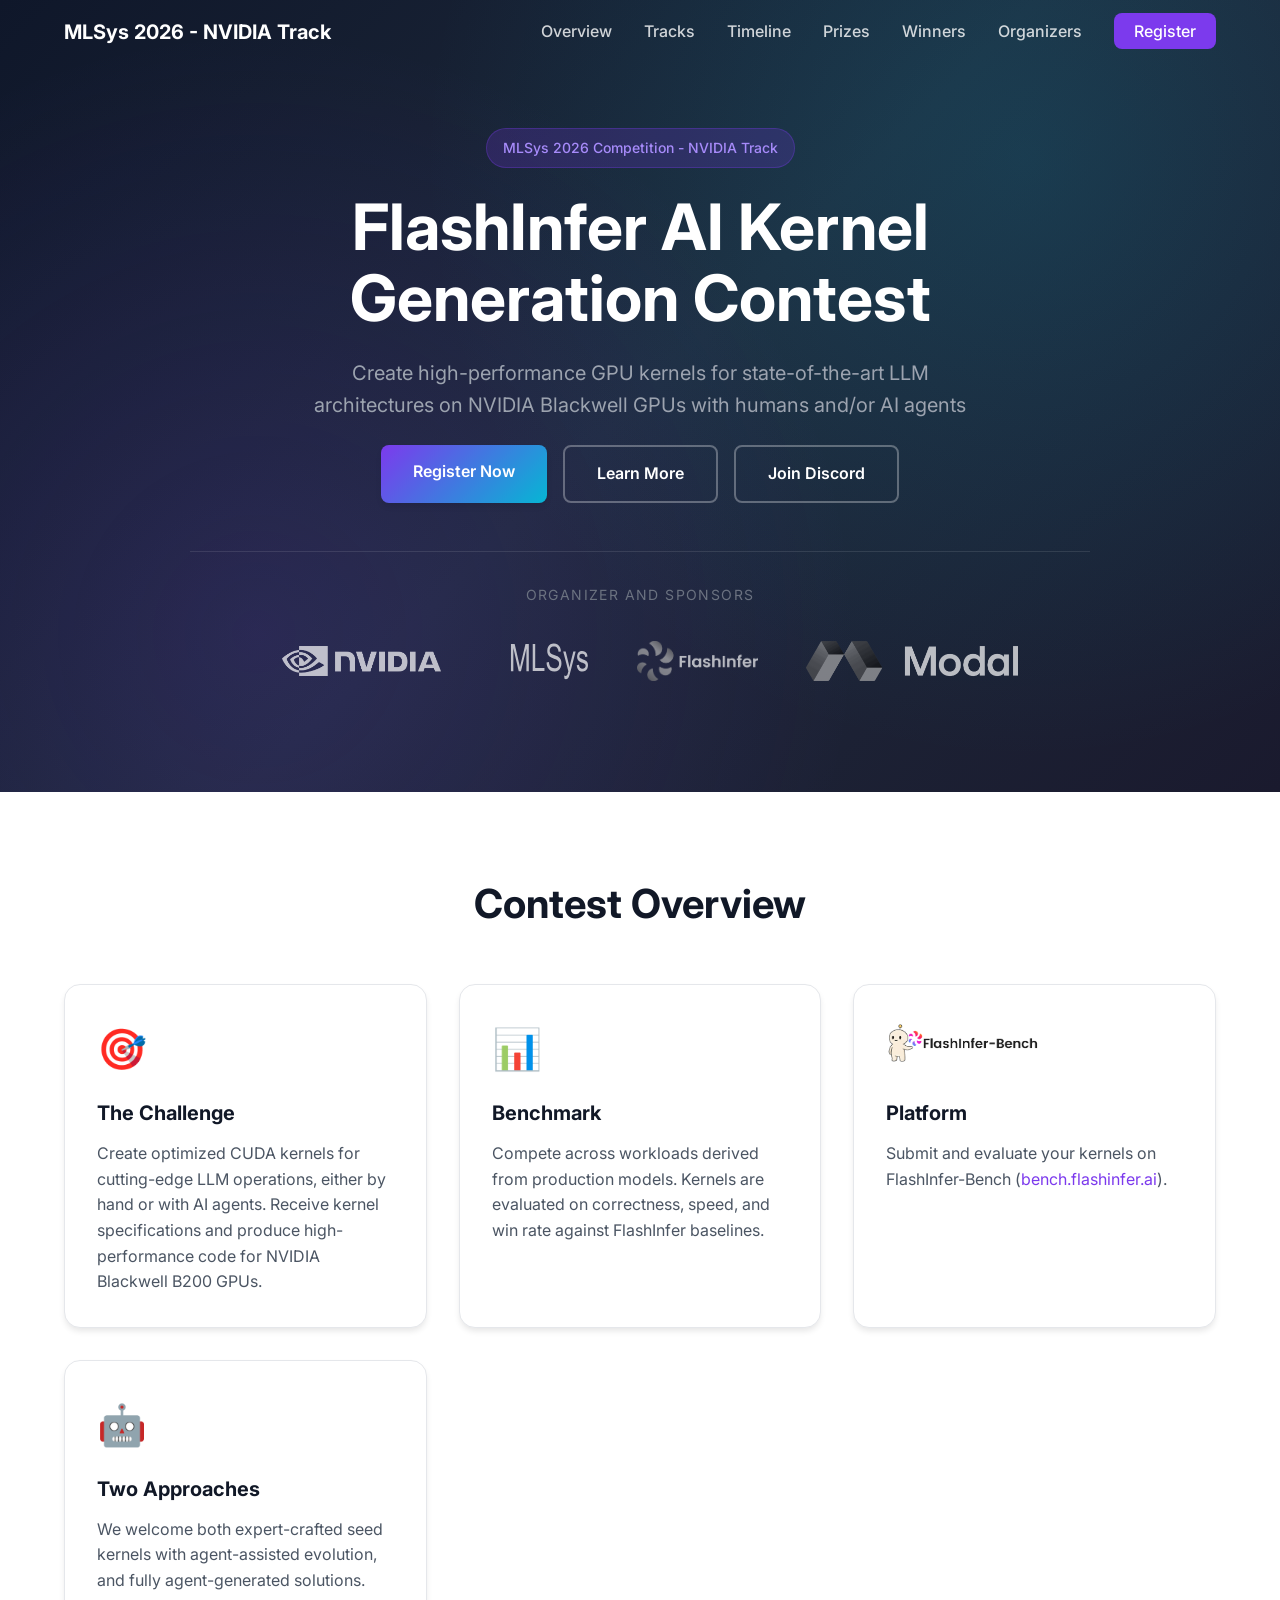
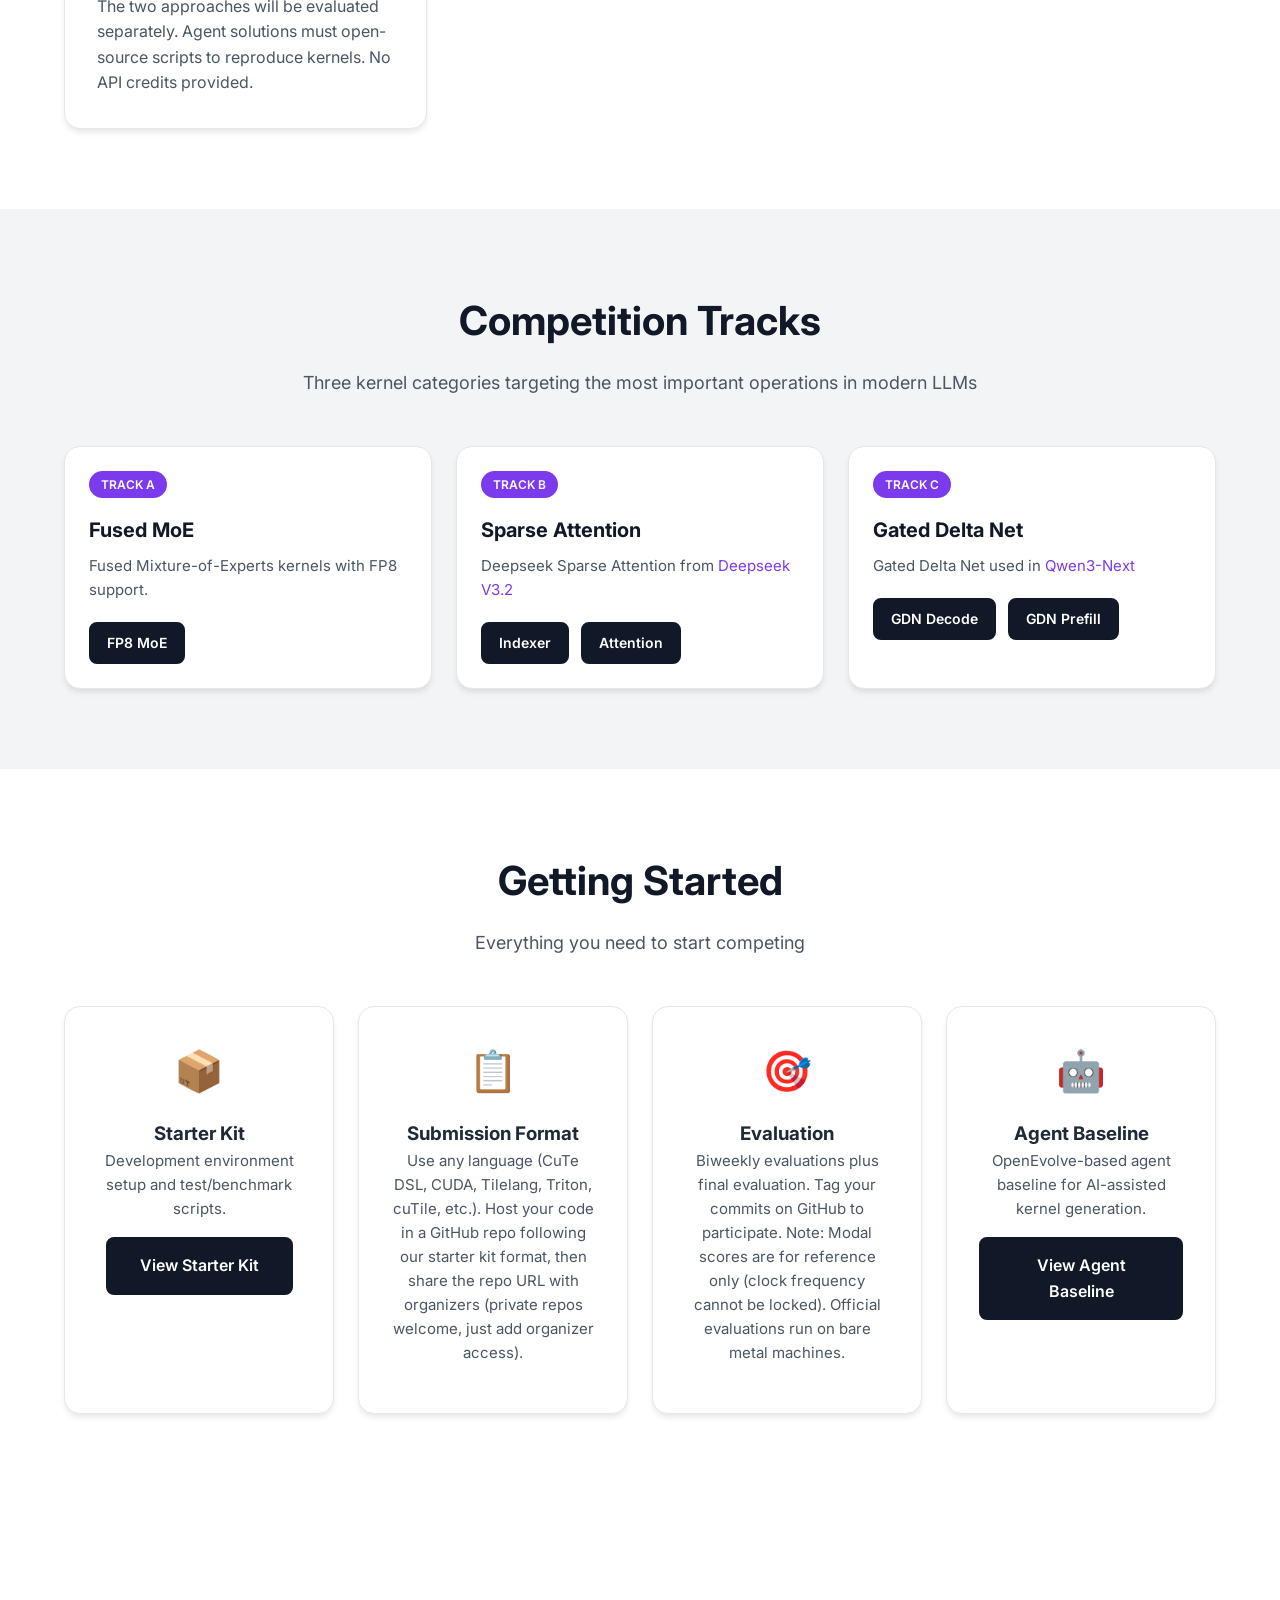
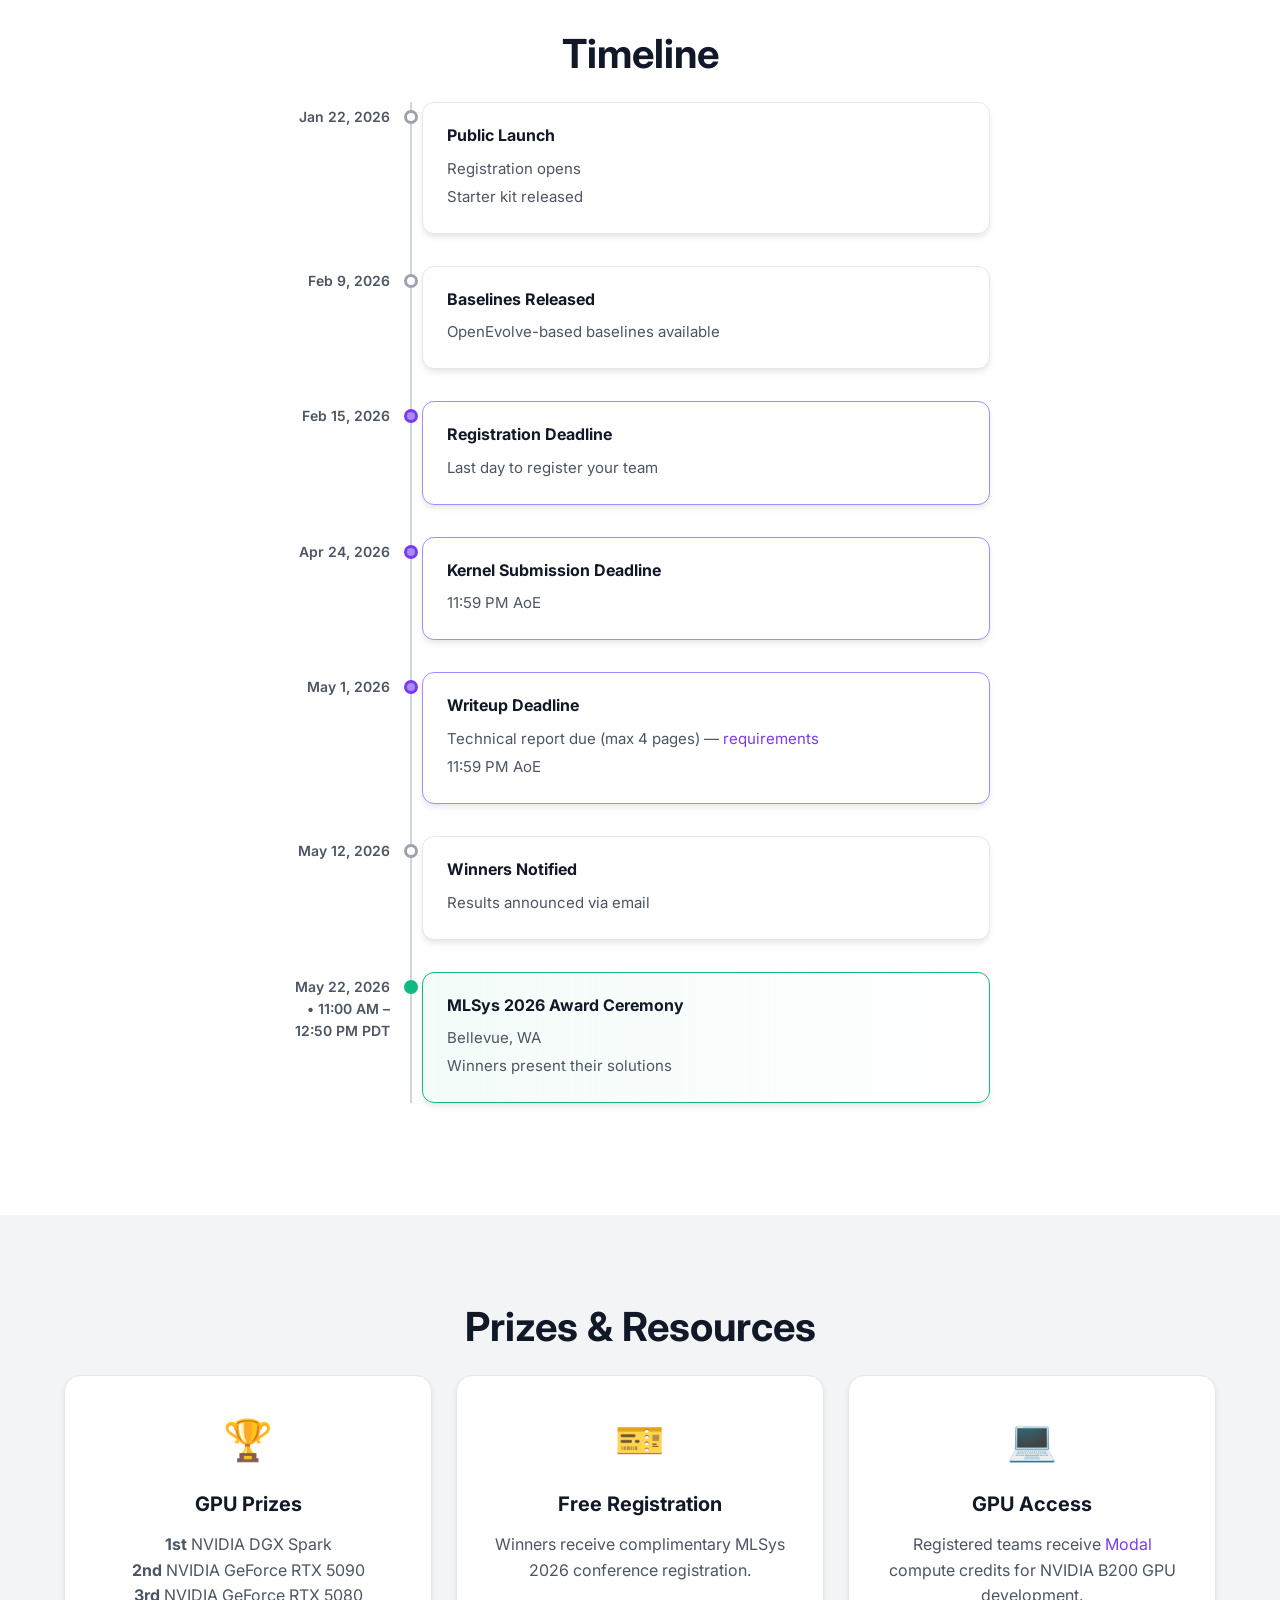
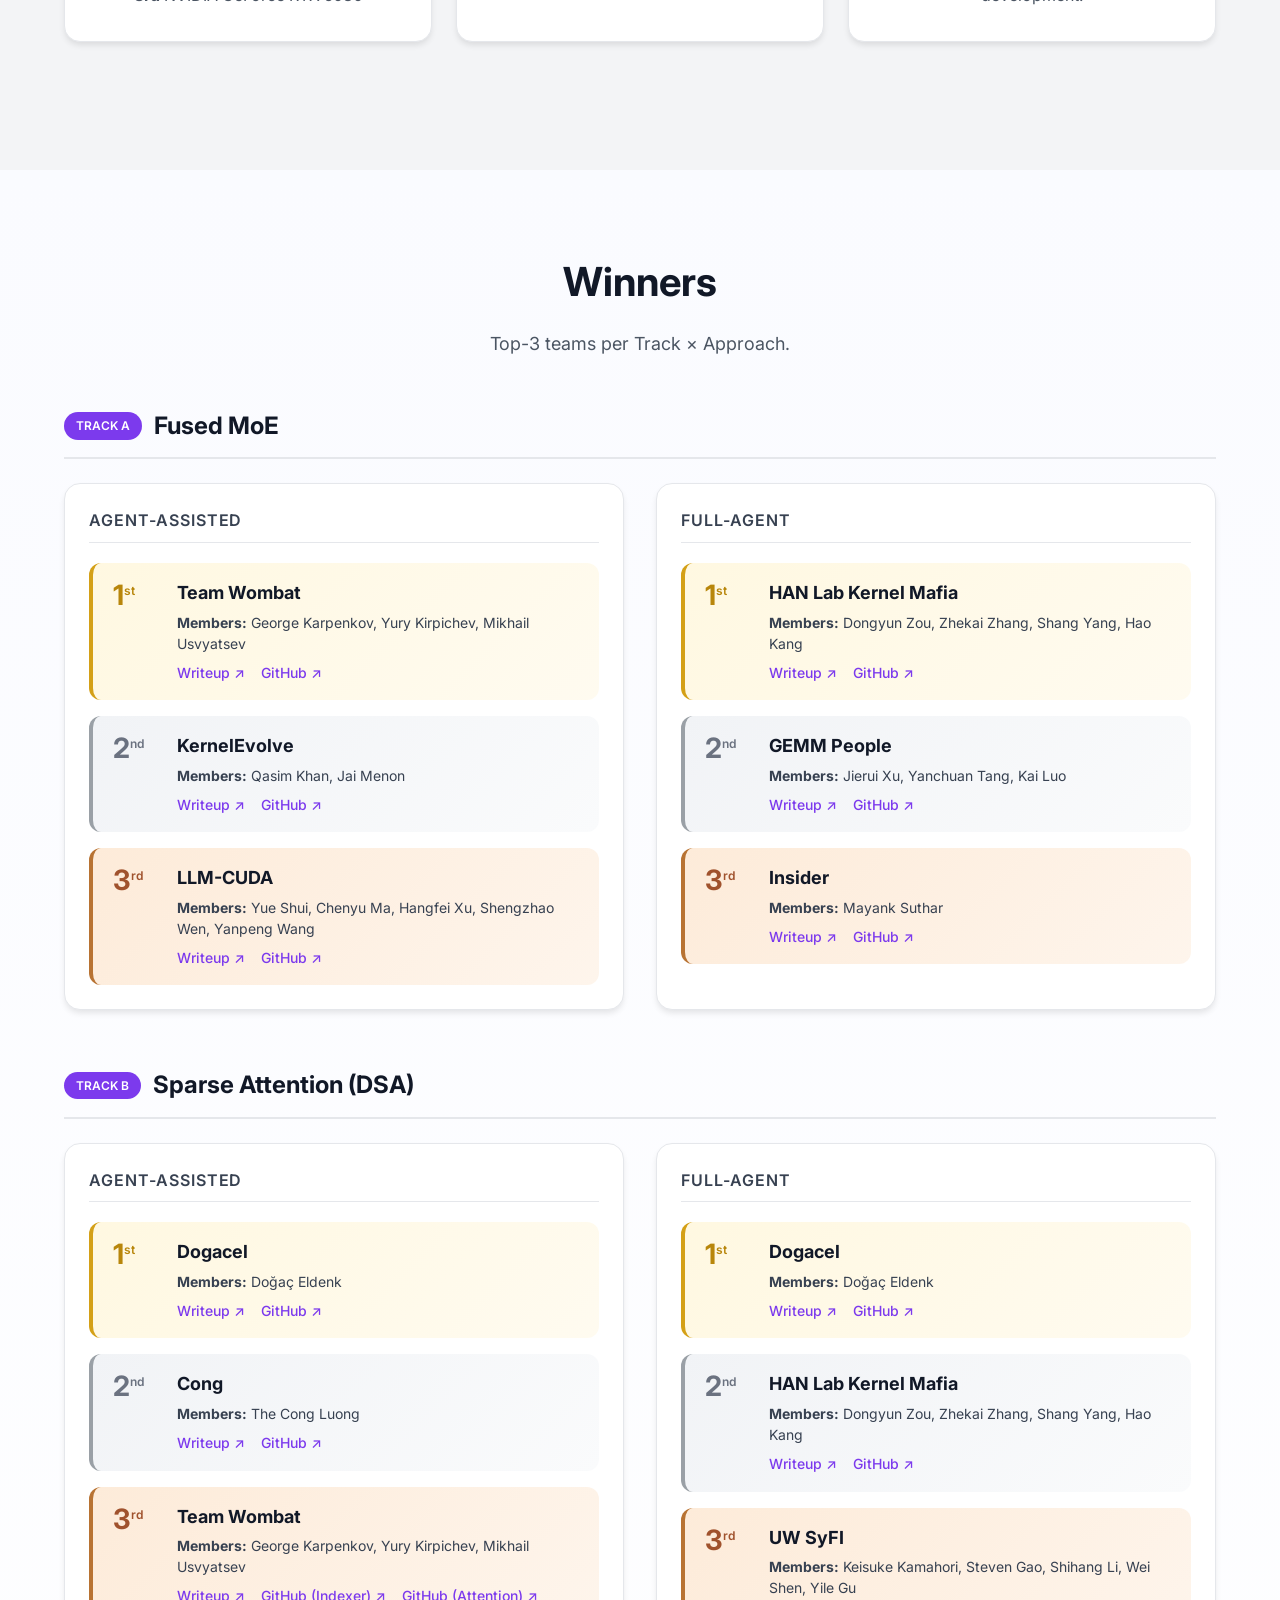
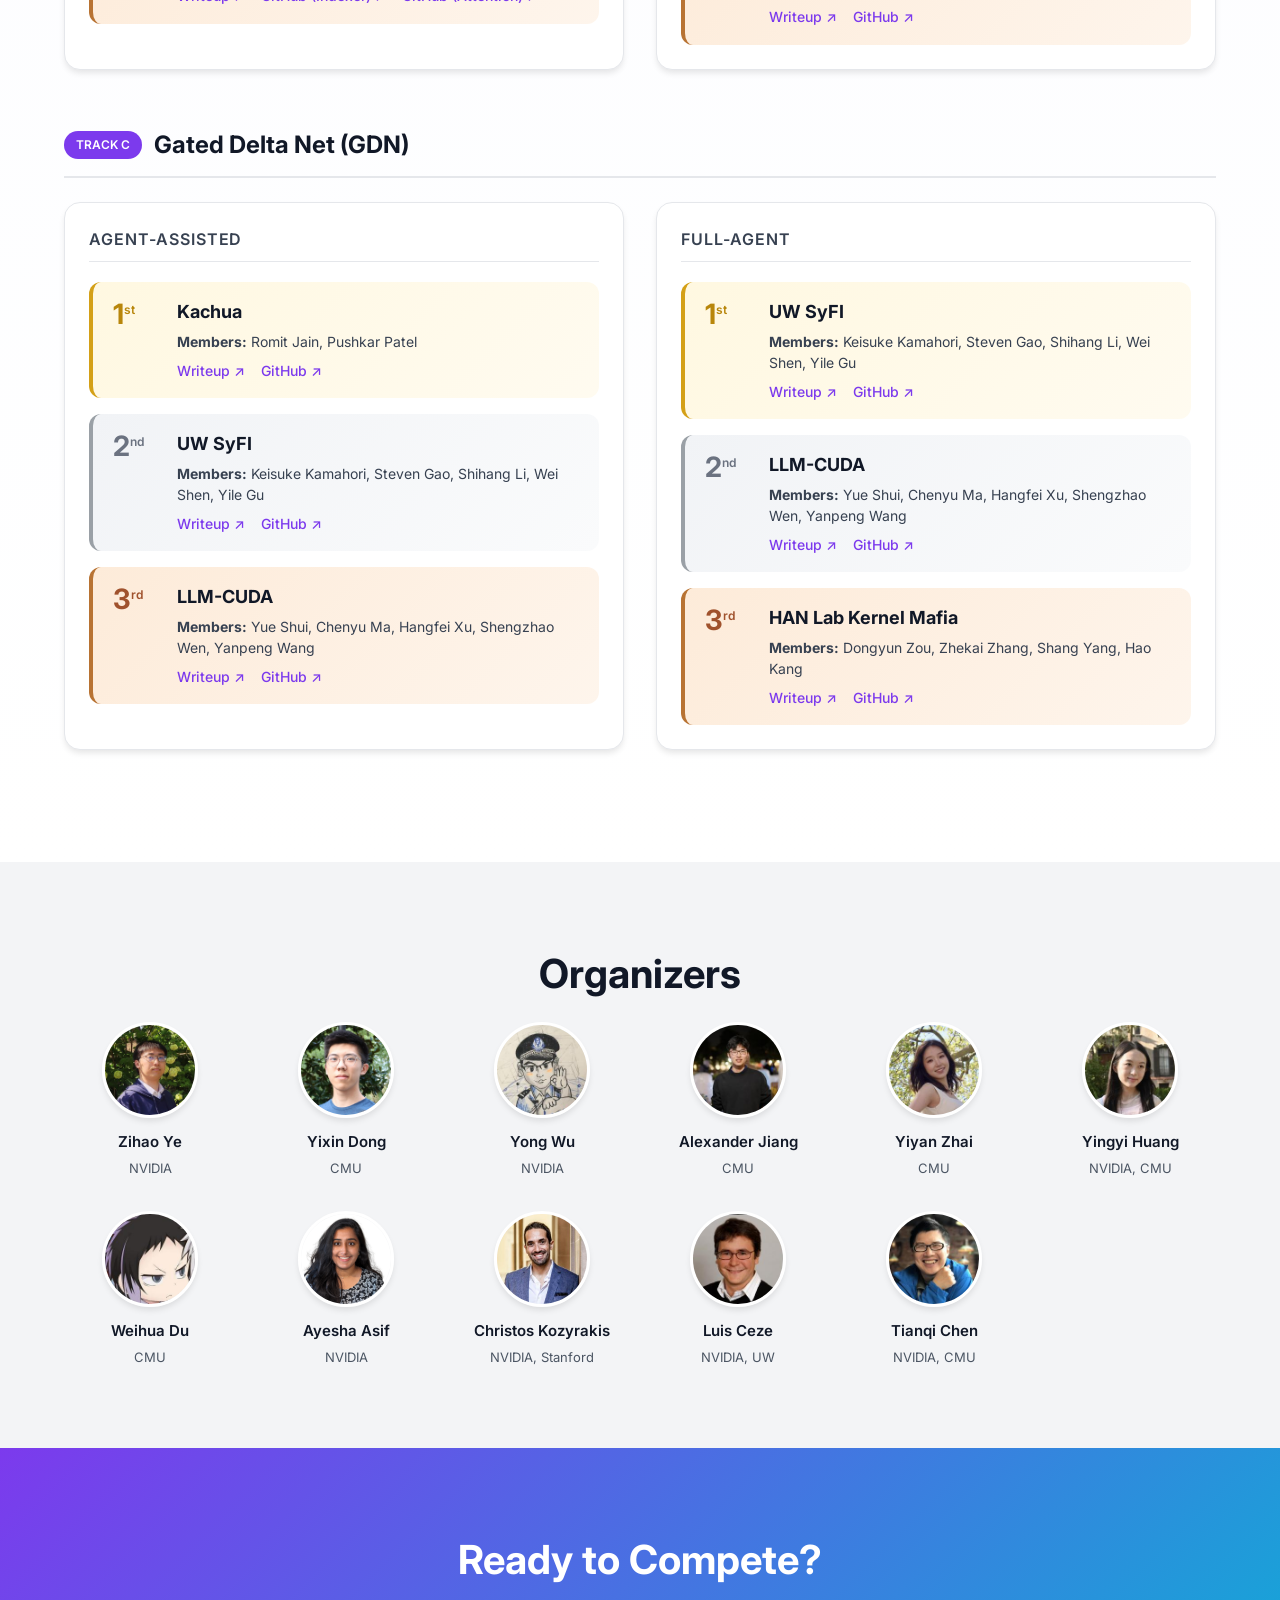
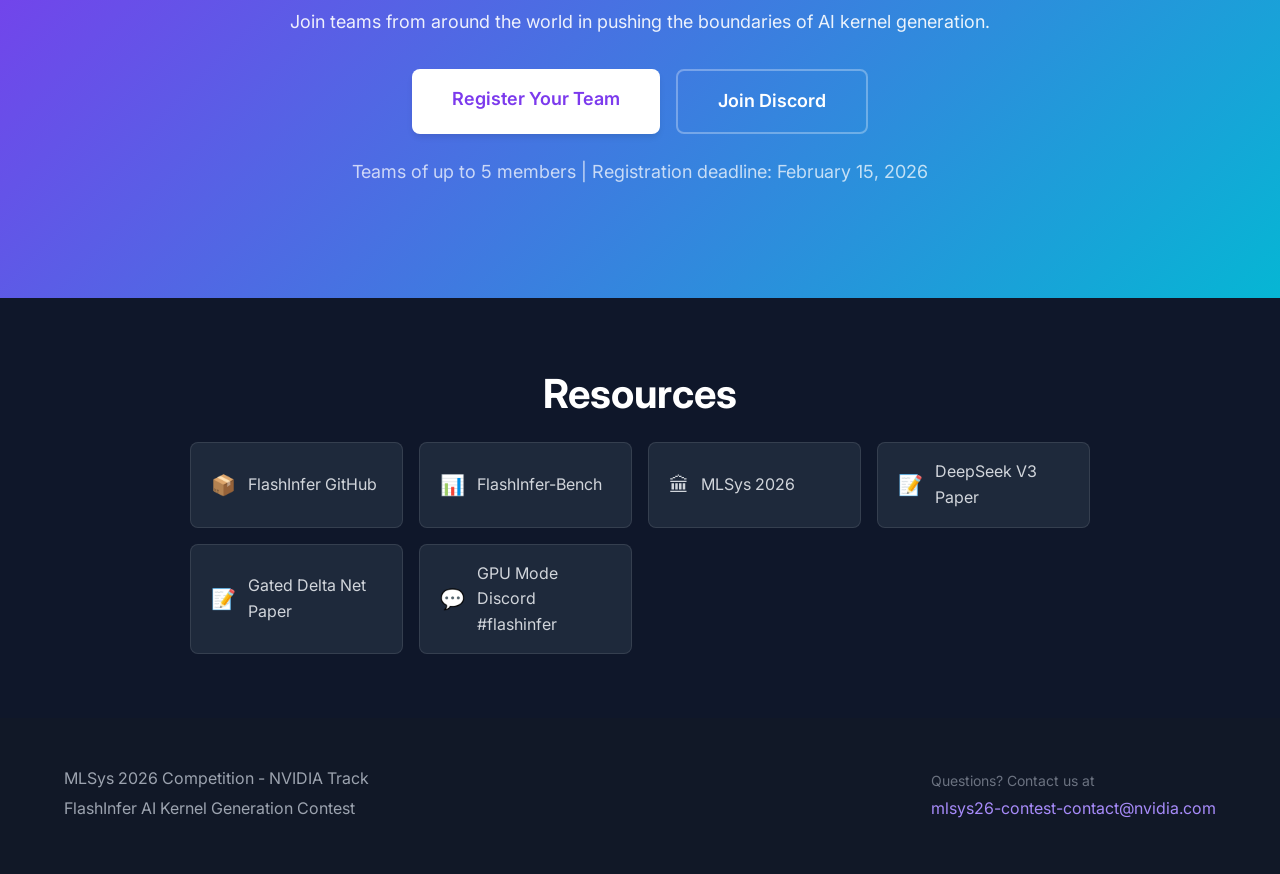
<file: index.html>
<!DOCTYPE html>
<html lang="en">
<head>
    <meta charset="UTF-8">
    <meta name="viewport" content="width=device-width, initial-scale=1.0">
    <title>NVIDIA Track | MLSys 2026 FlashInfer AI Kernel Generation Contest</title>
    <link rel="stylesheet" href="styles.css">
    <link rel="preconnect" href="https://fonts.googleapis.com">
    <link rel="preconnect" href="https://fonts.gstatic.com" crossorigin>
    <link href="https://fonts.googleapis.com/css2?family=Inter:wght@400;500;600;700&family=JetBrains+Mono:wght@400;500&display=swap" rel="stylesheet">
</head>
<body>
    <nav class="navbar">
        <div class="nav-container">
            <a href="#" class="nav-logo">MLSys 2026 - NVIDIA Track</a>
            <ul class="nav-menu">
                <li><a href="#overview">Overview</a></li>
                <li><a href="#tracks">Tracks</a></li>
                <li><a href="#timeline">Timeline</a></li>
                <li><a href="#prizes">Prizes</a></li>
                <li><a href="#winners">Winners</a></li>
                <li><a href="#organizers">Organizers</a></li>
                <li><a href="#register" class="nav-cta">Register</a></li>
            </ul>
        </div>
    </nav>

    <header class="hero">
        <div class="hero-content">
            <div class="hero-badge">MLSys 2026 Competition - NVIDIA Track</div>
            <h1>FlashInfer AI Kernel Generation Contest</h1>
            <p class="hero-subtitle">Create high-performance GPU kernels for state-of-the-art LLM architectures on NVIDIA Blackwell GPUs with humans and/or AI agents</p>
            <div class="hero-buttons">
                <a href="https://docs.google.com/forms/d/e/1FAIpQLSc68pDEivL02zfquXBBNzZDrTqu38zTOIt8EEorZCu1cBKJQg/viewform?usp=dialog" class="btn btn-primary" target="_blank">Register Now</a>
                <a href="#overview" class="btn btn-secondary">Learn More</a>
                <a href="https://discord.gg/XEH5wGKXZA" class="btn btn-secondary" target="_blank">Join Discord</a>
            </div>
            <div class="hero-logos">
                <span class="hero-logos-label">Organizer and Sponsors</span>
                <div class="hero-logos-row">
                    <a href="https://www.nvidia.com" target="_blank" class="logo-link">
                        <img src="images/nvidia-logo.png" alt="NVIDIA" class="partner-logo nvidia-logo">
                    </a>
                    <a href="https://mlsys.org/Conferences/2026" target="_blank" class="logo-link">
                        <img src="images/mlsys-logo.svg" alt="MLSys" class="partner-logo">
                    </a>
                    <a href="https://github.com/flashinfer-ai/flashinfer" target="_blank" class="logo-link">
                        <img src="images/FlashInfer-white-background.png" alt="FlashInfer" class="partner-logo">
                    </a>
                    <a href="https://modal.com" target="_blank" class="logo-link">
                        <img src="images/Modal-PrimaryLogo-Dark-Greyscale.png" alt="Modal" class="partner-logo">
                    </a>
                </div>
            </div>
        </div>
    </header>

    <section id="overview" class="section">
        <div class="container">
            <h2 class="section-title">Contest Overview</h2>
            <div class="overview-grid">
                <div class="overview-card">
                    <div class="overview-icon">&#x1F3AF;</div>
                    <h3>The Challenge</h3>
                    <p>Create optimized CUDA kernels for cutting-edge LLM operations, either by hand or with AI agents. Receive kernel specifications and produce high-performance code for NVIDIA Blackwell B200 GPUs.</p>
                </div>
                <div class="overview-card">
                    <div class="overview-icon">&#x1F4CA;</div>
                    <h3>Benchmark</h3>
                    <p>Compete across workloads derived from production models. Kernels are evaluated on correctness, speed, and win rate against FlashInfer baselines.</p>
                </div>
                <div class="overview-card">
                    <div class="overview-icon"><img src="images/fib-logo.png" alt="FlashInfer-Bench" class="overview-logo"></div>
                    <h3>Platform</h3>
                    <p>Submit and evaluate your kernels on FlashInfer-Bench (<a href="https://bench.flashinfer.ai" target="_blank">bench.flashinfer.ai</a>).</p>
                </div>
                <div class="overview-card">
                    <div class="overview-icon">&#x1F916;</div>
                    <h3>Two Approaches</h3>
                    <p>We welcome both expert-crafted seed kernels with agent-assisted evolution, and fully agent-generated solutions. The two approaches will be evaluated separately. Agent solutions must open-source scripts to reproduce kernels. No API credits provided.</p>
                </div>
            </div>
        </div>
    </section>

    <section id="tracks" class="section section-alt">
        <div class="container">
            <h2 class="section-title">Competition Tracks</h2>
            <p class="section-subtitle">Three kernel categories targeting the most important operations in modern LLMs</p>

            <div class="tracks-grid">
                <div class="track-card">
                    <div class="track-header">
                        <span class="track-label">Track A</span>
                    </div>
                    <h3>Fused MoE</h3>
                    <p>Fused Mixture-of-Experts kernels with FP8 support.</p>
                    <a href="https://bench.flashinfer.ai/kernels/moe_fp8_block_scale_ds_routing_topk8_ng8_kg4_e32_h7168_i2048" target="_blank" class="btn btn-secondary">FP8 MoE</a>
                </div>

                <div class="track-card">
                    <div class="track-header">
                        <span class="track-label">Track B</span>
                    </div>
                    <h3>Sparse Attention</h3>
                    <p>Deepseek Sparse Attention from <a href="https://huggingface.co/deepseek-ai/DeepSeek-V3.2" target="_blank">Deepseek V3.2</a></p>
                    <div class="track-links">
                        <a href="https://bench.flashinfer.ai/kernels/dsa_topk_indexer_fp8_h64_d128_topk2048_ps64" target="_blank" class="btn btn-secondary">Indexer</a>
                        <a href="https://bench.flashinfer.ai/kernels/dsa_sparse_attention_h16_ckv512_kpe64_topk2048_ps64" target="_blank" class="btn btn-secondary">Attention</a>
                    </div>
                </div>

                <div class="track-card">
                    <div class="track-header">
                        <span class="track-label">Track C</span>
                    </div>
                    <h3>Gated Delta Net</h3>
                    <p>Gated Delta Net used in <a href="https://huggingface.co/Qwen/Qwen3-Next-80B-A3B-Instruct" target="_blank">Qwen3-Next</a></p>
                    <div class="track-links">
                        <a href="https://bench.flashinfer.ai/kernels/gdn_decode_qk4_v8_d128_k_last" target="_blank" class="btn btn-secondary">GDN Decode</a>
                        <a href="https://bench.flashinfer.ai/kernels/gdn_prefill_qk4_v8_d128_k_last" target="_blank" class="btn btn-secondary">GDN Prefill</a>
                    </div>
                </div>
            </div>
        </div>
    </section>

    <section id="getting-started" class="section">
        <div class="container">
            <h2 class="section-title">Getting Started</h2>
            <p class="section-subtitle">Everything you need to start competing</p>
            <div class="content-grid">
                <div class="content-card">
                    <div class="card-icon">&#x1F4E6;</div>
                    <h3>Starter Kit</h3>
                    <p>Development environment setup and test/benchmark scripts.</p>
                    <a href="https://github.com/flashinfer-ai/flashinfer-bench-starter-kit" target="_blank" class="btn btn-secondary">View Starter Kit</a>
                </div>

                <div class="content-card">
                    <div class="card-icon">&#x1F4CB;</div>
                    <h3>Submission Format</h3>
                    <p>Use any language (CuTe DSL, CUDA, Tilelang, Triton, cuTile, etc.). Host your code in a GitHub repo following our starter kit format, then share the repo URL with organizers (private repos welcome, just add organizer access).</p>
                </div>

                <div class="content-card">
                    <div class="card-icon">&#x1F3AF;</div>
                    <h3>Evaluation</h3>
                    <p>Biweekly evaluations plus final evaluation. Tag your commits on GitHub to participate. Note: Modal scores are for reference only (clock frequency cannot be locked). Official evaluations run on bare metal machines.</p>
                </div>

                <div class="content-card">
                    <div class="card-icon">&#x1F916;</div>
                    <h3>Agent Baseline</h3>
                    <p>OpenEvolve-based agent baseline for AI-assisted kernel generation.</p>
                    <a href="https://github.com/flashinfer-ai/mlsys26-agent-baseline" target="_blank" class="btn btn-secondary">View Agent Baseline</a>
                </div>
            </div>
        </div>
    </section>

    <section id="timeline" class="section">
        <div class="container">
            <h2 class="section-title">Timeline</h2>
            <div class="timeline">
                <div class="timeline-item">
                    <div class="timeline-date">Jan 22, 2026</div>
                    <div class="timeline-content">
                        <h3>Public Launch</h3>
                        <ul>
                            <li>Registration opens</li>
                            <li>Starter kit released</li>
                        </ul>
                    </div>
                </div>
                <div class="timeline-item">
                    <div class="timeline-date">Feb 9, 2026</div>
                    <div class="timeline-content">
                        <h3>Baselines Released</h3>
                        <ul>
                            <li>OpenEvolve-based baselines available</li>
                        </ul>
                    </div>
                </div>
                <div class="timeline-item important">
                    <div class="timeline-date">Feb 15, 2026</div>
                    <div class="timeline-content">
                        <h3>Registration Deadline</h3>
                        <ul>
                            <li>Last day to register your team</li>
                        </ul>
                    </div>
                </div>
                <div class="timeline-item important">
                    <div class="timeline-date">Apr 24, 2026</div>
                    <div class="timeline-content">
                        <h3>Kernel Submission Deadline</h3>
                        <ul>
                            <li>11:59 PM AoE</li>
                        </ul>
                    </div>
                </div>
                <div class="timeline-item important">
                    <div class="timeline-date">May 1, 2026</div>
                    <div class="timeline-content">
                        <h3>Writeup Deadline</h3>
                        <ul>
                            <li>Technical report due (max 4 pages) — <a href="https://github.com/flashinfer-ai/flashinfer-bench-starter-kit/blob/main/WRITEUP.md" target="_blank">requirements</a></li>
                            <li>11:59 PM AoE</li>
                        </ul>
                    </div>
                </div>
                <div class="timeline-item">
                    <div class="timeline-date">May 12, 2026</div>
                    <div class="timeline-content">
                        <h3>Winners Notified</h3>
                        <ul>
                            <li>Results announced via email</li>
                        </ul>
                    </div>
                </div>
                <div class="timeline-item highlight">
                    <div class="timeline-date">May 22, 2026 • 11:00 AM – 12:50 PM PDT</div>
                    <div class="timeline-content">
                        <h3>MLSys 2026 Award Ceremony</h3>
                        <ul>
                            <li>Bellevue, WA</li>
                            <li>Winners present their solutions</li>
                        </ul>
                    </div>
                </div>
            </div>
        </div>
    </section>

    <section id="prizes" class="section section-alt">
        <div class="container">
            <h2 class="section-title">Prizes & Resources</h2>

            <div class="prizes-grid">
                <div class="prize-card">
                    <div class="prize-icon">&#x1F3C6;</div>
                    <h3>GPU Prizes</h3>
                    <p>
                        <strong>1st</strong> NVIDIA DGX Spark<br>
                        <strong>2nd</strong> NVIDIA GeForce RTX 5090<br>
                        <strong>3rd</strong> NVIDIA GeForce RTX 5080
                    </p>
                </div>
                <div class="prize-card">
                    <div class="prize-icon">&#x1F3AB;</div>
                    <h3>Free Registration</h3>
                    <p>Winners receive complimentary MLSys 2026 conference registration.</p>
                </div>
                <div class="prize-card">
                    <div class="prize-icon">&#x1F4BB;</div>
                    <h3>GPU Access</h3>
                    <p>Registered teams receive <a href="https://modal.com" target="_blank">Modal</a> compute credits for NVIDIA B200 GPU development.</p>
                </div>
            </div>
        </div>
    </section>

    <section id="winners" class="section section-winners">
        <div class="container">
            <h2 class="section-title">Winners</h2>
            <p class="section-subtitle">Top-3 teams per Track &times; Approach.</p>

            <div class="winners-track-group">
                <h3 class="winners-track-title"><span class="track-label">Track A</span> Fused MoE</h3>
                <div class="winners-row">
                    <div class="winners-block">
                        <h4 class="winners-approach">Agent-Assisted</h4>
                        <div class="winners-list">
                            <div class="winner-card winner-1st">
                                <div class="winner-place">1<sup>st</sup></div>
                                <div class="winner-body">
                                    <h5 class="winner-team">Team Wombat</h5>
                                    <p class="winner-members"><strong>Members:</strong> George Karpenkov, Yury Kirpichev, Mikhail Usvyatsev</p>
                                    <div class="winner-links">
                                        <a href="https://github.com/flashinfer-ai/mlsys26-contest/blob/main/writeups/TeamWombat_MoE_AgentAssisted.pdf" target="_blank">Writeup &#x2197;</a>
                                        <a href="https://github.com/cheshire/flashinfer-challenge" target="_blank">GitHub &#x2197;</a>
                                    </div>
                                </div>
                            </div>
                            <div class="winner-card winner-2nd">
                                <div class="winner-place">2<sup>nd</sup></div>
                                <div class="winner-body">
                                    <h5 class="winner-team">KernelEvolve</h5>
                                    <p class="winner-members"><strong>Members:</strong> Qasim Khan, Jai Menon</p>
                                    <div class="winner-links">
                                        <a href="https://github.com/flashinfer-ai/mlsys26-contest/blob/main/writeups/KernelEvolve_MoE_AgentAssisted.pdf" target="_blank">Writeup &#x2197;</a>
                                        <a href="https://github.com/QasimKhan5d/fused-moe" target="_blank">GitHub &#x2197;</a>
                                    </div>
                                </div>
                            </div>
                            <div class="winner-card winner-3rd">
                                <div class="winner-place">3<sup>rd</sup></div>
                                <div class="winner-body">
                                    <h5 class="winner-team">LLM-CUDA</h5>
                                    <p class="winner-members"><strong>Members:</strong> Yue Shui, Chenyu Ma, Hangfei Xu, Shengzhao Wen, Yanpeng Wang</p>
                                    <div class="winner-links">
                                        <a href="https://github.com/flashinfer-ai/mlsys26-contest/blob/main/writeups/LLM-CUDA_AgentAssisted.pdf" target="_blank">Writeup &#x2197;</a>
                                        <a href="https://github.com/syhya/mlsys26-flashinfer-contest" target="_blank">GitHub &#x2197;</a>
                                    </div>
                                </div>
                            </div>
                        </div>
                    </div>
                    <div class="winners-block">
                        <h4 class="winners-approach">Full-Agent</h4>
                        <div class="winners-list">
                            <div class="winner-card winner-1st">
                                <div class="winner-place">1<sup>st</sup></div>
                                <div class="winner-body">
                                    <h5 class="winner-team">HAN Lab Kernel Mafia</h5>
                                    <p class="winner-members"><strong>Members:</strong> Dongyun Zou, Zhekai Zhang, Shang Yang, Hao Kang</p>
                                    <div class="winner-links">
                                        <a href="https://github.com/flashinfer-ai/mlsys26-contest/blob/main/writeups/HANLabKernelMafia_FullAgent.pdf" target="_blank">Writeup &#x2197;</a>
                                        <a href="https://github.com/mit-han-lab/mlsys2026-flashinfer-contest" target="_blank">GitHub &#x2197;</a>
                                    </div>
                                </div>
                            </div>
                            <div class="winner-card winner-2nd">
                                <div class="winner-place">2<sup>nd</sup></div>
                                <div class="winner-body">
                                    <h5 class="winner-team">GEMM People</h5>
                                    <p class="winner-members"><strong>Members:</strong> Jierui Xu, Yanchuan Tang, Kai Luo</p>
                                    <div class="winner-links">
                                        <a href="https://github.com/flashinfer-ai/mlsys26-contest/blob/main/writeups/GEMM_People-MoE-Full-Agent.pdf" target="_blank">Writeup &#x2197;</a>
                                        <a href="https://github.com/Jerry2423/MoE-Kernel-Agent" target="_blank">GitHub &#x2197;</a>
                                    </div>
                                </div>
                            </div>
                            <div class="winner-card winner-3rd">
                                <div class="winner-place">3<sup>rd</sup></div>
                                <div class="winner-body">
                                    <h5 class="winner-team">Insider</h5>
                                    <p class="winner-members"><strong>Members:</strong> Mayank Suthar</p>
                                    <div class="winner-links">
                                        <a href="https://github.com/flashinfer-ai/mlsys26-contest/blob/main/writeups/Insider-MoE-Full-Agent.pdf" target="_blank">Writeup &#x2197;</a>
                                        <a href="https://github.com/MayankSuthar1/mlsys_2026_contest" target="_blank">GitHub &#x2197;</a>
                                    </div>
                                </div>
                            </div>
                        </div>
                    </div>
                </div>
            </div>

            <div class="winners-track-group">
                <h3 class="winners-track-title"><span class="track-label">Track B</span> Sparse Attention (DSA)</h3>
                <div class="winners-row">
                    <div class="winners-block">
                        <h4 class="winners-approach">Agent-Assisted</h4>
                        <div class="winners-list">
                            <div class="winner-card winner-1st">
                                <div class="winner-place">1<sup>st</sup></div>
                                <div class="winner-body">
                                    <h5 class="winner-team">Dogacel</h5>
                                    <p class="winner-members"><strong>Members:</strong> Do&#287;a&#231; Eldenk</p>
                                    <div class="winner-links">
                                        <a href="https://github.com/flashinfer-ai/mlsys26-contest/blob/main/writeups/Dogacel_DSA_AgentAssisted.pdf" target="_blank">Writeup &#x2197;</a>
                                        <a href="https://github.com/Dogacel/DeepSeek-Sparse-Attention-Kernels" target="_blank">GitHub &#x2197;</a>
                                    </div>
                                </div>
                            </div>
                            <div class="winner-card winner-2nd">
                                <div class="winner-place">2<sup>nd</sup></div>
                                <div class="winner-body">
                                    <h5 class="winner-team">Cong</h5>
                                    <p class="winner-members"><strong>Members:</strong> The Cong Luong</p>
                                    <div class="winner-links">
                                        <a href="https://github.com/flashinfer-ai/mlsys26-contest/blob/main/writeups/Cong-DSA-Agent-Assisted.pdf" target="_blank">Writeup &#x2197;</a>
                                        <a href="https://github.com/luongthecong123/learn-cutedsl/tree/main/fused_kernel" target="_blank">GitHub &#x2197;</a>
                                    </div>
                                </div>
                            </div>
                            <div class="winner-card winner-3rd">
                                <div class="winner-place">3<sup>rd</sup></div>
                                <div class="winner-body">
                                    <h5 class="winner-team">Team Wombat</h5>
                                    <p class="winner-members"><strong>Members:</strong> George Karpenkov, Yury Kirpichev, Mikhail Usvyatsev</p>
                                    <div class="winner-links">
                                        <a href="https://github.com/flashinfer-ai/mlsys26-contest/blob/main/writeups/TeamWombat_DSA_AgentAssisted.pdf" target="_blank">Writeup &#x2197;</a>
                                        <a href="https://github.com/ykirpichev/dsa_topk_indexer_fp8_h64_d128_topk2048_ps64" target="_blank">GitHub (Indexer) &#x2197;</a>
                                        <a href="https://github.com/ykirpichev/dsa_sparse_attention_h16_ckv512_kpe64_topk2048_ps64" target="_blank">GitHub (Attention) &#x2197;</a>
                                    </div>
                                </div>
                            </div>
                        </div>
                    </div>
                    <div class="winners-block">
                        <h4 class="winners-approach">Full-Agent</h4>
                        <div class="winners-list">
                            <div class="winner-card winner-1st">
                                <div class="winner-place">1<sup>st</sup></div>
                                <div class="winner-body">
                                    <h5 class="winner-team">Dogacel</h5>
                                    <p class="winner-members"><strong>Members:</strong> Do&#287;a&#231; Eldenk</p>
                                    <div class="winner-links">
                                        <a href="https://github.com/flashinfer-ai/mlsys26-contest/blob/main/writeups/Dogacel_DSA_FullAgent.pdf" target="_blank">Writeup &#x2197;</a>
                                        <a href="https://github.com/Dogacel/auto-gpu-kernel" target="_blank">GitHub &#x2197;</a>
                                    </div>
                                </div>
                            </div>
                            <div class="winner-card winner-2nd">
                                <div class="winner-place">2<sup>nd</sup></div>
                                <div class="winner-body">
                                    <h5 class="winner-team">HAN Lab Kernel Mafia</h5>
                                    <p class="winner-members"><strong>Members:</strong> Dongyun Zou, Zhekai Zhang, Shang Yang, Hao Kang</p>
                                    <div class="winner-links">
                                        <a href="https://github.com/flashinfer-ai/mlsys26-contest/blob/main/writeups/HANLabKernelMafia_FullAgent.pdf" target="_blank">Writeup &#x2197;</a>
                                        <a href="https://github.com/mit-han-lab/mlsys2026-flashinfer-contest" target="_blank">GitHub &#x2197;</a>
                                    </div>
                                </div>
                            </div>
                            <div class="winner-card winner-3rd">
                                <div class="winner-place">3<sup>rd</sup></div>
                                <div class="winner-body">
                                    <h5 class="winner-team">UW SyFI</h5>
                                    <p class="winner-members"><strong>Members:</strong> Keisuke Kamahori, Steven Gao, Shihang Li, Wei Shen, Yile Gu</p>
                                    <div class="winner-links">
                                        <a href="https://github.com/flashinfer-ai/mlsys26-contest/blob/main/writeups/UW_SyFI_FullAgent.pdf" target="_blank">Writeup &#x2197;</a>
                                        <a href="https://github.com/kamahori/mlsys-contest-syfi-fully-agent" target="_blank">GitHub &#x2197;</a>
                                    </div>
                                </div>
                            </div>
                        </div>
                    </div>
                </div>
            </div>

            <div class="winners-track-group">
                <h3 class="winners-track-title"><span class="track-label">Track C</span> Gated Delta Net (GDN)</h3>
                <div class="winners-row">
                    <div class="winners-block">
                        <h4 class="winners-approach">Agent-Assisted</h4>
                        <div class="winners-list">
                            <div class="winner-card winner-1st">
                                <div class="winner-place">1<sup>st</sup></div>
                                <div class="winner-body">
                                    <h5 class="winner-team">Kachua</h5>
                                    <p class="winner-members"><strong>Members:</strong> Romit Jain, Pushkar Patel</p>
                                    <div class="winner-links">
                                        <a href="https://github.com/flashinfer-ai/mlsys26-contest/blob/main/writeups/Kachua-GDN-Agent-Assisted.pdf" target="_blank">Writeup &#x2197;</a>
                                        <a href="https://github.com/romitjain/kachua-mlsys" target="_blank">GitHub &#x2197;</a>
                                    </div>
                                </div>
                            </div>
                            <div class="winner-card winner-2nd">
                                <div class="winner-place">2<sup>nd</sup></div>
                                <div class="winner-body">
                                    <h5 class="winner-team">UW SyFI</h5>
                                    <p class="winner-members"><strong>Members:</strong> Keisuke Kamahori, Steven Gao, Shihang Li, Wei Shen, Yile Gu</p>
                                    <div class="winner-links">
                                        <a href="https://github.com/flashinfer-ai/mlsys26-contest/blob/main/writeups/UW_SyFI_AgentAssisted.pdf" target="_blank">Writeup &#x2197;</a>
                                        <a href="https://github.com/kamahori/mlsys-contest-syfi-agent-assisted" target="_blank">GitHub &#x2197;</a>
                                    </div>
                                </div>
                            </div>
                            <div class="winner-card winner-3rd">
                                <div class="winner-place">3<sup>rd</sup></div>
                                <div class="winner-body">
                                    <h5 class="winner-team">LLM-CUDA</h5>
                                    <p class="winner-members"><strong>Members:</strong> Yue Shui, Chenyu Ma, Hangfei Xu, Shengzhao Wen, Yanpeng Wang</p>
                                    <div class="winner-links">
                                        <a href="https://github.com/flashinfer-ai/mlsys26-contest/blob/main/writeups/LLM-CUDA_AgentAssisted.pdf" target="_blank">Writeup &#x2197;</a>
                                        <a href="https://github.com/syhya/mlsys26-flashinfer-contest" target="_blank">GitHub &#x2197;</a>
                                    </div>
                                </div>
                            </div>
                        </div>
                    </div>
                    <div class="winners-block">
                        <h4 class="winners-approach">Full-Agent</h4>
                        <div class="winners-list">
                            <div class="winner-card winner-1st">
                                <div class="winner-place">1<sup>st</sup></div>
                                <div class="winner-body">
                                    <h5 class="winner-team">UW SyFI</h5>
                                    <p class="winner-members"><strong>Members:</strong> Keisuke Kamahori, Steven Gao, Shihang Li, Wei Shen, Yile Gu</p>
                                    <div class="winner-links">
                                        <a href="https://github.com/flashinfer-ai/mlsys26-contest/blob/main/writeups/UW_SyFI_FullAgent.pdf" target="_blank">Writeup &#x2197;</a>
                                        <a href="https://github.com/kamahori/mlsys-contest-syfi-fully-agent" target="_blank">GitHub &#x2197;</a>
                                    </div>
                                </div>
                            </div>
                            <div class="winner-card winner-2nd">
                                <div class="winner-place">2<sup>nd</sup></div>
                                <div class="winner-body">
                                    <h5 class="winner-team">LLM-CUDA</h5>
                                    <p class="winner-members"><strong>Members:</strong> Yue Shui, Chenyu Ma, Hangfei Xu, Shengzhao Wen, Yanpeng Wang</p>
                                    <div class="winner-links">
                                        <a href="https://github.com/flashinfer-ai/mlsys26-contest/blob/main/writeups/LLM-CUDA_FullAgent.pdf" target="_blank">Writeup &#x2197;</a>
                                        <a href="https://github.com/syhya/mlsys26-flashinfer-contest" target="_blank">GitHub &#x2197;</a>
                                    </div>
                                </div>
                            </div>
                            <div class="winner-card winner-3rd">
                                <div class="winner-place">3<sup>rd</sup></div>
                                <div class="winner-body">
                                    <h5 class="winner-team">HAN Lab Kernel Mafia</h5>
                                    <p class="winner-members"><strong>Members:</strong> Dongyun Zou, Zhekai Zhang, Shang Yang, Hao Kang</p>
                                    <div class="winner-links">
                                        <a href="https://github.com/flashinfer-ai/mlsys26-contest/blob/main/writeups/HANLabKernelMafia_FullAgent.pdf" target="_blank">Writeup &#x2197;</a>
                                        <a href="https://github.com/mit-han-lab/mlsys2026-flashinfer-contest" target="_blank">GitHub &#x2197;</a>
                                    </div>
                                </div>
                            </div>
                        </div>
                    </div>
                </div>
            </div>

        </div>
    </section>

    <section id="organizers" class="section section-alt">
        <div class="container">
            <h2 class="section-title">Organizers</h2>
            <div class="organizers-grid">
                <a href="https://expye.com/about" target="_blank" class="organizer-card">
                    <img src="images/organizers/zihao-ye.png" alt="Zihao Ye" class="organizer-avatar">
                    <span class="organizer-name">Zihao Ye</span>
                    <span class="organizer-affiliation">NVIDIA</span>
                </a>
                <a href="https://github.com/Ubospica" target="_blank" class="organizer-card">
                    <img src="images/organizers/yixin-dong.png" alt="Yixin Dong" class="organizer-avatar">
                    <span class="organizer-name">Yixin Dong</span>
                    <span class="organizer-affiliation">CMU</span>
                </a>
                <a href="https://github.com/yongwww" target="_blank" class="organizer-card">
                    <img src="images/organizers/yong-wu.jpg" alt="Yong Wu" class="organizer-avatar">
                    <span class="organizer-name">Yong Wu</span>
                    <span class="organizer-affiliation">NVIDIA</span>
                </a>
                <a href="https://github.com/zanderjiang" target="_blank" class="organizer-card">
                    <img src="images/organizers/alexander-jiang.jpg" alt="Alexander Jiang" class="organizer-avatar">
                    <span class="organizer-name">Alexander Jiang</span>
                    <span class="organizer-affiliation">CMU</span>
                </a>
                <a href="https://yiyanzhai.github.io" target="_blank" class="organizer-card">
                    <img src="images/organizers/yiyan-zhai.jpg" alt="Yiyan Zhai" class="organizer-avatar">
                    <span class="organizer-name">Yiyan Zhai</span>
                    <span class="organizer-affiliation">CMU</span>
                </a>
                <a href="https://www.linkedin.com/in/avyh/" target="_blank" class="organizer-card">
                    <img src="images/organizers/yingyi-huang.jpg" alt="Yingyi Huang" class="organizer-avatar">
                    <span class="organizer-name">Yingyi Huang</span>
                    <span class="organizer-affiliation">NVIDIA, CMU</span>
                </a>
                <a href="https://stiglidu.github.io/" target="_blank" class="organizer-card">
                    <img src="images/organizers/weihua-du.jpg" alt="Weihua Du" class="organizer-avatar">
                    <span class="organizer-name">Weihua Du</span>
                    <span class="organizer-affiliation">CMU</span>
                </a>
                <a href="https://www.linkedin.com/in/ayesha-a-asif" target="_blank" class="organizer-card">
                    <img src="images/organizers/ayesha-asif.png" alt="Ayesha Asif" class="organizer-avatar">
                    <span class="organizer-name">Ayesha Asif</span>
                    <span class="organizer-affiliation">NVIDIA</span>
                </a>
                <a href="https://christos.kozyrakis.org/" target="_blank" class="organizer-card">
                    <img src="images/organizers/christos-kozyrakis.jpg" alt="Christos Kozyrakis" class="organizer-avatar">
                    <span class="organizer-name">Christos Kozyrakis</span>
                    <span class="organizer-affiliation">NVIDIA, Stanford</span>
                </a>
                <a href="https://homes.cs.washington.edu/~luisceze/" target="_blank" class="organizer-card">
                    <img src="images/organizers/luis-ceze.jpg" alt="Luis Ceze" class="organizer-avatar">
                    <span class="organizer-name">Luis Ceze</span>
                    <span class="organizer-affiliation">NVIDIA, UW</span>
                </a>
                <a href="https://tqchen.com/" target="_blank" class="organizer-card">
                    <img src="images/organizers/tianqi-chen.jpg" alt="Tianqi Chen" class="organizer-avatar">
                    <span class="organizer-name">Tianqi Chen</span>
                    <span class="organizer-affiliation">NVIDIA, CMU</span>
                </a>
            </div>
        </div>
    </section>

    <section id="register" class="section cta-section">
        <div class="container">
            <h2>Ready to Compete?</h2>
            <p>Join teams from around the world in pushing the boundaries of AI kernel generation.</p>
            <div class="cta-buttons">
                <a href="https://docs.google.com/forms/d/e/1FAIpQLSc68pDEivL02zfquXBBNzZDrTqu38zTOIt8EEorZCu1cBKJQg/viewform?usp=dialog" class="btn btn-primary btn-large" target="_blank">Register Your Team</a>
                <a href="https://discord.gg/XEH5wGKXZA" class="btn btn-secondary btn-large" target="_blank">Join Discord</a>
            </div>
            <p class="cta-note">Teams of up to 5 members | Registration deadline: February 15, 2026</p>
        </div>
    </section>

    <section class="section resources-section">
        <div class="container">
            <h2 class="section-title">Resources</h2>
            <div class="resources-grid">
                <a href="https://github.com/flashinfer-ai/flashinfer" class="resource-link" target="_blank">
                    <span class="resource-icon">&#x1F4E6;</span>
                    <span>FlashInfer GitHub</span>
                </a>
                <a href="https://bench.flashinfer.ai" class="resource-link" target="_blank">
                    <span class="resource-icon">&#x1F4CA;</span>
                    <span>FlashInfer-Bench</span>
                </a>
                <a href="https://mlsys.org/Conferences/2026" class="resource-link" target="_blank">
                    <span class="resource-icon">&#x1F3DB;</span>
                    <span>MLSys 2026</span>
                </a>
                <a href="https://arxiv.org/abs/2401.06066" class="resource-link" target="_blank">
                    <span class="resource-icon">&#x1F4DD;</span>
                    <span>DeepSeek V3 Paper</span>
                </a>
                <a href="https://arxiv.org/abs/2412.06464" class="resource-link" target="_blank">
                    <span class="resource-icon">&#x1F4DD;</span>
                    <span>Gated Delta Net Paper</span>
                </a>
                <a href="https://discord.gg/XEH5wGKXZA" class="resource-link" target="_blank">
                    <span class="resource-icon">&#x1F4AC;</span>
                    <span>GPU Mode Discord #flashinfer</span>
                </a>
            </div>
        </div>
    </section>

    <footer class="footer">
        <div class="container">
            <div class="footer-content">
                <div class="footer-info">
                    <p>MLSys 2026 Competition - NVIDIA Track</p>
                    <p>FlashInfer AI Kernel Generation Contest</p>
                </div>
                <div class="footer-contact">
                    <p>Questions? Contact us at</p>
                    <a href="mailto:mlsys26-contest-contact@nvidia.com">mlsys26-contest-contact@nvidia.com</a>
                </div>
            </div>
        </div>
    </footer>

    <script>
        // Smooth scrolling for navigation links
        document.querySelectorAll('a[href^="#"]').forEach(anchor => {
            anchor.addEventListener('click', function (e) {
                e.preventDefault();
                const target = document.querySelector(this.getAttribute('href'));
                if (target) {
                    target.scrollIntoView({
                        behavior: 'smooth',
                        block: 'start'
                    });
                }
            });
        });

        // Navbar background on scroll
        window.addEventListener('scroll', function() {
            const navbar = document.querySelector('.navbar');
            if (window.scrollY > 50) {
                navbar.classList.add('scrolled');
            } else {
                navbar.classList.remove('scrolled');
            }
        });
    </script>
</body>
</html>
</file>
<file: styles.css>
/* Reset and Base Styles */
*, *::before, *::after {
    box-sizing: border-box;
    margin: 0;
    padding: 0;
}

:root {
    --primary: #7c3aed;
    --primary-dark: #5b21b6;
    --primary-light: #a78bfa;
    --secondary: #06b6d4;
    --accent: #10b981;
    --dark: #0f172a;
    --dark-light: #1e293b;
    --gray-900: #111827;
    --gray-800: #1f2937;
    --gray-700: #374151;
    --gray-600: #4b5563;
    --gray-500: #6b7280;
    --gray-400: #9ca3af;
    --gray-300: #d1d5db;
    --gray-200: #e5e7eb;
    --gray-100: #f3f4f6;
    --white: #ffffff;
    --gradient: linear-gradient(135deg, var(--primary) 0%, var(--secondary) 100%);
    --shadow-sm: 0 1px 2px 0 rgba(0, 0, 0, 0.05);
    --shadow: 0 4px 6px -1px rgba(0, 0, 0, 0.1);
    --shadow-lg: 0 10px 15px -3px rgba(0, 0, 0, 0.1);
    --shadow-xl: 0 25px 50px -12px rgba(0, 0, 0, 0.25);
}

html {
    scroll-behavior: smooth;
}

body {
    font-family: 'Inter', -apple-system, BlinkMacSystemFont, 'Segoe UI', Roboto, sans-serif;
    line-height: 1.6;
    color: var(--gray-800);
    background: var(--white);
}

a {
    color: var(--primary);
    text-decoration: none;
    transition: color 0.2s;
}

a:hover {
    color: var(--primary-dark);
}

code {
    font-family: 'JetBrains Mono', 'Fira Code', monospace;
    background: var(--gray-100);
    padding: 0.125rem 0.375rem;
    border-radius: 4px;
    font-size: 0.875em;
}

/* Container */
.container {
    max-width: 1200px;
    margin: 0 auto;
    padding: 0 1.5rem;
}

/* Navigation */
.navbar {
    position: fixed;
    top: 0;
    left: 0;
    right: 0;
    z-index: 1000;
    background: transparent;
    transition: background 0.3s, box-shadow 0.3s;
}

.navbar.scrolled {
    background: rgba(15, 23, 42, 0.95);
    backdrop-filter: blur(10px);
    box-shadow: var(--shadow-lg);
}

.nav-container {
    max-width: 1200px;
    margin: 0 auto;
    padding: 1rem 1.5rem;
    display: flex;
    justify-content: space-between;
    align-items: center;
}

.nav-logo {
    font-weight: 700;
    font-size: 1.25rem;
    color: var(--white);
}

.nav-menu {
    display: flex;
    gap: 2rem;
    list-style: none;
    align-items: center;
}

.nav-menu a {
    color: rgba(255, 255, 255, 0.8);
    font-weight: 500;
    transition: color 0.2s;
}

.nav-menu a:hover {
    color: var(--white);
}

.nav-cta {
    background: var(--primary);
    padding: 0.5rem 1.25rem;
    border-radius: 8px;
    color: var(--white) !important;
}

.nav-cta:hover {
    background: var(--primary-dark);
}

/* Hero Section */
.hero {
    background: linear-gradient(135deg, var(--dark) 0%, var(--dark-light) 50%, #1a1a2e 100%);
    padding: 8rem 1.5rem 6rem;
    text-align: center;
    position: relative;
    overflow: hidden;
}

.hero::before {
    content: '';
    position: absolute;
    top: 0;
    left: 0;
    right: 0;
    bottom: 0;
    background:
        radial-gradient(circle at 20% 80%, rgba(124, 58, 237, 0.15) 0%, transparent 50%),
        radial-gradient(circle at 80% 20%, rgba(6, 182, 212, 0.15) 0%, transparent 50%);
    pointer-events: none;
}

.hero-content {
    position: relative;
    max-width: 900px;
    margin: 0 auto;
}

.hero-badge {
    display: inline-block;
    background: rgba(124, 58, 237, 0.2);
    color: var(--primary-light);
    padding: 0.5rem 1rem;
    border-radius: 100px;
    font-size: 0.875rem;
    font-weight: 500;
    margin-bottom: 1.5rem;
    border: 1px solid rgba(124, 58, 237, 0.3);
}

.hero h1 {
    font-size: clamp(2.5rem, 5vw, 4rem);
    font-weight: 700;
    color: var(--white);
    line-height: 1.1;
    margin-bottom: 1.5rem;
}

.hero-subtitle {
    font-size: 1.25rem;
    color: var(--gray-400);
    max-width: 700px;
    margin: 0 auto 1.5rem;
}

.hero-meta {
    display: flex;
    justify-content: center;
    gap: 0.75rem;
    color: var(--gray-500);
    font-size: 1rem;
    margin-bottom: 2rem;
    flex-wrap: wrap;
}

.hero-meta .separator {
    color: var(--gray-600);
}

.hero-buttons {
    display: flex;
    gap: 1rem;
    justify-content: center;
    flex-wrap: wrap;
}

/* Hero Logos */
.hero-logos {
    margin-top: 3rem;
    padding-top: 2rem;
    border-top: 1px solid rgba(255, 255, 255, 0.1);
}

.hero-logos-label {
    display: block;
    color: var(--gray-500);
    font-size: 0.875rem;
    text-transform: uppercase;
    letter-spacing: 0.1em;
    margin-bottom: 1.25rem;
}

.hero-logos-row {
    display: flex;
    justify-content: center;
    align-items: center;
    gap: 3rem;
    flex-wrap: wrap;
}

.logo-link {
    display: flex;
    align-items: center;
    opacity: 0.7;
    transition: opacity 0.2s;
}

.logo-link:hover {
    opacity: 1;
}

.partner-logo {
    height: 40px;
    width: auto;
    filter: grayscale(1) invert(1);
}

.partner-logo.nvidia-logo {
    height: 70px;
    filter: none;
}

/* Buttons */
.btn {
    display: inline-block;
    padding: 0.875rem 2rem;
    border-radius: 8px;
    font-weight: 600;
    font-size: 1rem;
    transition: all 0.2s;
    cursor: pointer;
    border: none;
}

.btn-primary {
    background: var(--gradient);
    color: var(--white);
    box-shadow: var(--shadow);
}

.btn-primary:hover {
    transform: translateY(-2px);
    box-shadow: var(--shadow-lg);
    color: var(--white);
}

.btn-secondary {
    background: transparent;
    color: var(--white);
    border: 2px solid rgba(255, 255, 255, 0.3);
}

.btn-secondary:hover {
    background: rgba(255, 255, 255, 0.1);
    border-color: rgba(255, 255, 255, 0.5);
    color: var(--white);
}

.btn-large {
    padding: 1rem 2.5rem;
    font-size: 1.125rem;
}

/* Sections */
.section {
    padding: 5rem 1.5rem;
}

.section-alt {
    background: var(--gray-100);
}

.section-title {
    font-size: 2.5rem;
    font-weight: 700;
    text-align: center;
    margin-bottom: 1rem;
    color: var(--gray-900);
}

.section-subtitle {
    text-align: center;
    color: var(--gray-600);
    font-size: 1.125rem;
    max-width: 700px;
    margin: 0 auto 3rem;
}

/* Coming Soon Box */
.coming-soon-box {
    background: var(--gray-100);
    border: 2px dashed var(--gray-300);
    border-radius: 16px;
    padding: 3rem 2rem;
    text-align: center;
    max-width: 600px;
    margin: 0 auto;
}

.coming-soon-icon {
    font-size: 3rem;
    margin-bottom: 1rem;
}

.coming-soon-box h3 {
    font-size: 1.5rem;
    color: var(--gray-700);
    margin-bottom: 0.75rem;
}

.coming-soon-box p {
    color: var(--gray-600);
    margin-bottom: 1.5rem;
}

.coming-soon-box .btn-secondary {
    background: var(--white);
    color: var(--gray-700);
    border: 2px solid var(--gray-300);
}

.coming-soon-box .btn-secondary:hover {
    border-color: var(--primary);
    color: var(--primary);
}

/* Overview Grid */
.overview-grid {
    display: grid;
    grid-template-columns: repeat(auto-fit, minmax(300px, 1fr));
    gap: 2rem;
    margin-top: 3rem;
}

.overview-card {
    background: var(--white);
    padding: 2rem;
    border-radius: 16px;
    box-shadow: var(--shadow);
    border: 1px solid var(--gray-200);
    transition: transform 0.2s, box-shadow 0.2s;
}

.overview-card:hover {
    transform: translateY(-4px);
    box-shadow: var(--shadow-lg);
}

.overview-icon {
    font-size: 2.5rem;
    margin-bottom: 1rem;
}

.overview-logo {
    height: 2.5rem;
    width: auto;
}

.overview-card h3 {
    font-size: 1.25rem;
    margin-bottom: 0.75rem;
    color: var(--gray-900);
}

.overview-card p {
    color: var(--gray-600);
}

/* Tracks Grid */
.tracks-grid {
    display: grid;
    grid-template-columns: repeat(auto-fit, minmax(280px, 1fr));
    gap: 1.5rem;
}

.track-card {
    background: var(--white);
    border-radius: 16px;
    padding: 1.5rem;
    box-shadow: var(--shadow);
    border: 1px solid var(--gray-200);
    transition: transform 0.2s, box-shadow 0.2s;
}

.track-card:hover {
    transform: translateY(-4px);
    box-shadow: var(--shadow-lg);
}

.track-header {
    display: flex;
    justify-content: space-between;
    align-items: center;
    margin-bottom: 1rem;
}

.track-label {
    background: var(--primary);
    color: var(--white);
    padding: 0.25rem 0.75rem;
    border-radius: 100px;
    font-size: 0.75rem;
    font-weight: 600;
    text-transform: uppercase;
}

.track-weight {
    color: var(--gray-500);
    font-weight: 600;
}

.track-card h3 {
    font-size: 1.25rem;
    margin-bottom: 0.5rem;
    color: var(--gray-900);
}

.track-card > p {
    color: var(--gray-600);
    font-size: 0.9375rem;
    margin-bottom: 1.25rem;
}

.track-card .btn-secondary {
    background: var(--gray-900);
    color: var(--white);
    border: 2px solid var(--gray-900);
    padding: 0.5rem 1rem;
    font-size: 0.875rem;
}

.track-card .btn-secondary:hover {
    background: var(--gray-700);
    border-color: var(--gray-700);
}

.track-links {
    display: flex;
    gap: 0.75rem;
    flex-wrap: wrap;
}

.track-details {
    background: var(--gray-100);
    border-radius: 8px;
    padding: 1rem;
    margin-bottom: 1rem;
}

.detail-item {
    margin-bottom: 0.5rem;
}

.detail-item:last-child {
    margin-bottom: 0;
}

.detail-label {
    font-weight: 600;
    color: var(--gray-700);
    font-size: 0.75rem;
    text-transform: uppercase;
    display: block;
    margin-bottom: 0.25rem;
}

.detail-item code {
    font-size: 0.75rem;
    margin-right: 0.25rem;
}

.track-models {
    display: flex;
    flex-wrap: wrap;
    gap: 0.5rem;
}

.model-tag {
    background: var(--gray-200);
    color: var(--gray-700);
    padding: 0.25rem 0.625rem;
    border-radius: 100px;
    font-size: 0.75rem;
    font-weight: 500;
}

/* Code Section */
.code-section {
    background: var(--dark);
    border-radius: 12px;
    overflow: hidden;
    margin-bottom: 2rem;
    box-shadow: var(--shadow-lg);
}

.code-header {
    display: flex;
    justify-content: space-between;
    align-items: center;
    padding: 0.75rem 1.25rem;
    background: var(--dark-light);
    border-bottom: 1px solid rgba(255, 255, 255, 0.1);
}

.code-header span {
    color: var(--gray-400);
    font-size: 0.875rem;
}

.code-lang {
    background: rgba(124, 58, 237, 0.2);
    color: var(--primary-light);
    padding: 0.25rem 0.625rem;
    border-radius: 4px;
    font-size: 0.75rem;
}

.code-section pre {
    padding: 1.5rem;
    overflow-x: auto;
}

.code-section code {
    background: transparent;
    color: var(--gray-300);
    font-size: 0.875rem;
    line-height: 1.7;
    padding: 0;
}

/* Evaluation Grid */
.eval-grid {
    display: grid;
    grid-template-columns: repeat(auto-fit, minmax(220px, 1fr));
    gap: 1.5rem;
    margin-bottom: 3rem;
}

.eval-card {
    background: var(--white);
    padding: 1.5rem;
    border-radius: 12px;
    text-align: center;
    box-shadow: var(--shadow);
    border: 2px solid var(--gray-200);
}

.eval-card.primary {
    border-color: var(--primary);
    background: linear-gradient(to bottom, rgba(124, 58, 237, 0.05), var(--white));
}

.eval-card h3 {
    font-size: 1.125rem;
    margin-bottom: 0.5rem;
    color: var(--gray-900);
}

.eval-card p {
    color: var(--gray-600);
    font-size: 0.9375rem;
    margin-bottom: 1rem;
}

.eval-detail {
    display: flex;
    flex-direction: column;
    gap: 0.25rem;
}

.eval-detail span {
    font-size: 0.875rem;
    color: var(--gray-500);
}

.eval-detail .highlight {
    color: var(--primary);
    font-weight: 600;
}

.baseline-info {
    background: var(--white);
    padding: 2rem;
    border-radius: 12px;
    text-align: center;
    box-shadow: var(--shadow);
}

.baseline-info h3 {
    margin-bottom: 0.5rem;
    color: var(--gray-900);
}

.baseline-info p {
    color: var(--gray-600);
}

/* Timeline */
.timeline {
    position: relative;
    max-width: 700px;
    margin: 0 auto;
}

.timeline::before {
    content: '';
    position: absolute;
    left: 120px;
    top: 0;
    bottom: 0;
    width: 2px;
    background: var(--gray-300);
}

.timeline-item {
    display: flex;
    gap: 2rem;
    margin-bottom: 2rem;
    position: relative;
}

.timeline-item::before {
    content: '';
    position: absolute;
    left: 114px;
    top: 0.5rem;
    width: 14px;
    height: 14px;
    border-radius: 50%;
    background: var(--white);
    border: 3px solid var(--gray-400);
    z-index: 1;
}

.timeline-item.important::before {
    border-color: var(--primary);
    background: var(--primary-light);
}

.timeline-item.highlight::before {
    border-color: var(--accent);
    background: var(--accent);
}

.timeline-date {
    flex: 0 0 100px;
    font-weight: 600;
    color: var(--gray-600);
    font-size: 0.875rem;
    text-align: right;
    padding-top: 0.25rem;
}

.timeline-content {
    flex: 1;
    background: var(--white);
    padding: 1.25rem 1.5rem;
    border-radius: 12px;
    box-shadow: var(--shadow);
    border: 1px solid var(--gray-200);
}

.timeline-item.important .timeline-content {
    border-color: var(--primary-light);
}

.timeline-item.highlight .timeline-content {
    border-color: var(--accent);
    background: linear-gradient(to right, rgba(16, 185, 129, 0.05), var(--white));
}

.timeline-content h3 {
    font-size: 1rem;
    margin-bottom: 0.5rem;
    color: var(--gray-900);
}

.timeline-content ul {
    list-style: none;
    color: var(--gray-600);
    font-size: 0.9375rem;
}

.timeline-content li {
    margin-bottom: 0.25rem;
}

/* Winners Section */
.section-winners {
    background: linear-gradient(180deg, #fafbff 0%, #ffffff 100%);
}

.winners-track-group {
    margin-bottom: 3.5rem;
}

.winners-track-group:last-of-type {
    margin-bottom: 2rem;
}

.winners-track-title {
    font-size: 1.5rem;
    font-weight: 700;
    color: var(--gray-900);
    margin-bottom: 1.5rem;
    padding-bottom: 0.75rem;
    border-bottom: 2px solid var(--gray-200);
    display: flex;
    align-items: center;
    gap: 0.75rem;
    flex-wrap: wrap;
}

.winners-track-title .track-label {
    flex-shrink: 0;
}

.winners-row {
    display: grid;
    grid-template-columns: repeat(auto-fit, minmax(420px, 1fr));
    gap: 2rem;
}

.winners-block {
    background: var(--white);
    border-radius: 16px;
    padding: 1.5rem;
    box-shadow: var(--shadow);
    border: 1px solid var(--gray-200);
}

.winners-approach {
    font-size: 1rem;
    font-weight: 600;
    color: var(--gray-700);
    margin-bottom: 1.25rem;
    padding-bottom: 0.5rem;
    border-bottom: 1px solid var(--gray-200);
    text-transform: uppercase;
    letter-spacing: 0.06em;
}

.winners-list {
    display: flex;
    flex-direction: column;
    gap: 1rem;
}

.winner-card {
    display: flex;
    gap: 1rem;
    padding: 1rem 1.25rem;
    background: var(--gray-100);
    border-radius: 12px;
    border-left: 4px solid var(--gray-300);
    transition: background 0.2s, transform 0.2s;
}

.winner-card:hover {
    transform: translateX(2px);
}

.winner-card.winner-1st {
    background: linear-gradient(135deg, #fff8e1 0%, #fffbf0 100%);
    border-left-color: #d4a017;
}

.winner-card.winner-2nd {
    background: linear-gradient(135deg, #f1f3f6 0%, #fafbfc 100%);
    border-left-color: #9aa0a6;
}

.winner-card.winner-3rd {
    background: linear-gradient(135deg, #fdebd9 0%, #fef5ec 100%);
    border-left-color: #b87333;
}

.winner-place {
    font-size: 1.75rem;
    font-weight: 700;
    color: var(--gray-700);
    min-width: 3rem;
    line-height: 1;
    padding-top: 0.125rem;
    flex-shrink: 0;
}

.winner-1st .winner-place { color: #b8860b; }
.winner-2nd .winner-place { color: #6b7280; }
.winner-3rd .winner-place { color: #a0522d; }

.winner-place sup {
    font-size: 0.75rem;
    font-weight: 600;
}

.winner-body {
    flex: 1;
    min-width: 0;
}

.winner-team {
    font-size: 1.125rem;
    font-weight: 700;
    color: var(--gray-900);
    margin: 0 0 0.25rem;
}

.winner-country,
.winner-institution {
    font-size: 0.875rem;
    color: var(--gray-600);
    margin: 0 0 0.125rem;
}

.winner-institution {
    font-style: italic;
}

.winner-score {
    font-size: 0.9375rem;
    color: var(--primary);
    font-weight: 600;
    margin: 0.375rem 0 0.5rem;
}

.winner-members {
    font-size: 0.875rem;
    color: var(--gray-700);
    margin: 0 0 0.5rem;
    line-height: 1.5;
}

.winner-links {
    display: flex;
    flex-wrap: wrap;
    gap: 0.5rem 1rem;
    align-items: center;
    font-size: 0.875rem;
    margin-top: 0.5rem;
}

.winner-links a {
    color: var(--primary);
    font-weight: 500;
    text-decoration: none;
}

.winner-links a:hover {
    text-decoration: underline;
}

.winner-tbd {
    color: var(--gray-600);
    font-size: 0.875rem;
}

.tbd {
    color: var(--gray-500);
    font-style: italic;
}

.winners-footnote {
    text-align: center;
    color: var(--gray-600);
    font-size: 0.9375rem;
    margin-top: 2rem;
}

@media (max-width: 720px) {
    .winners-row {
        grid-template-columns: 1fr;
        gap: 1.5rem;
    }

    .winners-track-title {
        font-size: 1.25rem;
    }

    .winner-card {
        gap: 0.75rem;
        padding: 0.875rem 1rem;
    }

    .winner-place {
        font-size: 1.5rem;
        min-width: 2.5rem;
    }
}

/* Organizers Section */
.organizers-grid {
    display: grid;
    grid-template-columns: repeat(auto-fill, minmax(150px, 1fr));
    gap: 2rem 1.5rem;
    justify-items: center;
}

.organizer-card {
    display: flex;
    flex-direction: column;
    align-items: center;
    gap: 0.25rem;
    text-decoration: none;
    color: var(--gray-900);
    transition: transform 0.2s;
}

.organizer-card:hover {
    transform: translateY(-4px);
}

.organizer-card:hover .organizer-name {
    color: var(--primary);
}

.organizer-avatar {
    width: 96px;
    height: 96px;
    border-radius: 50%;
    object-fit: cover;
    border: 3px solid var(--white);
    box-shadow: var(--shadow);
    margin-bottom: 0.5rem;
}

.organizer-name {
    font-size: 0.9375rem;
    font-weight: 600;
    text-align: center;
}

.organizer-affiliation {
    font-size: 0.8125rem;
    color: var(--gray-600);
    text-align: center;
}

/* Prizes Section */
.prizes-grid {
    display: grid;
    grid-template-columns: repeat(auto-fit, minmax(280px, 1fr));
    gap: 1.5rem;
    margin-bottom: 3rem;
}

.prize-card {
    background: var(--white);
    padding: 2rem;
    border-radius: 16px;
    text-align: center;
    box-shadow: var(--shadow);
    border: 1px solid var(--gray-200);
}

.prize-card.grand {
    grid-column: 1 / -1;
    background: var(--gradient);
    color: var(--white);
    border: none;
}

.prize-amount {
    font-size: 3rem;
    font-weight: 700;
    margin-bottom: 0.25rem;
}

.prize-label {
    font-size: 1.125rem;
    opacity: 0.9;
    margin-bottom: 1rem;
}

.prize-card.grand p {
    opacity: 0.9;
    max-width: 600px;
    margin: 0 auto;
}

.prize-icon {
    font-size: 2.5rem;
    margin-bottom: 1rem;
}

.prize-card h3 {
    font-size: 1.25rem;
    margin-bottom: 0.75rem;
    color: var(--gray-900);
}

.prize-card p {
    color: var(--gray-600);
}

.requirements-box {
    background: var(--white);
    padding: 2rem;
    border-radius: 12px;
    box-shadow: var(--shadow);
    border-left: 4px solid var(--primary);
}

.requirements-box h3 {
    margin-bottom: 1rem;
    color: var(--gray-900);
}

.requirements-box ul {
    list-style: none;
}

.requirements-box li {
    position: relative;
    padding-left: 1.5rem;
    margin-bottom: 0.75rem;
    color: var(--gray-700);
}

.requirements-box li::before {
    content: '✓';
    position: absolute;
    left: 0;
    color: var(--accent);
    font-weight: bold;
}

/* CTA Section */
.cta-section {
    background: var(--gradient);
    text-align: center;
    padding: 5rem 1.5rem;
}

.cta-section h2 {
    color: var(--white);
    font-size: 2.5rem;
    margin-bottom: 1rem;
}

.cta-section p {
    color: rgba(255, 255, 255, 0.9);
    font-size: 1.125rem;
    margin-bottom: 2rem;
}

.cta-section .btn-primary {
    background: var(--white);
    color: var(--primary);
}

.cta-section .btn-primary:hover {
    background: var(--gray-100);
    color: var(--primary-dark);
}

.cta-buttons {
    display: flex;
    gap: 1rem;
    justify-content: center;
    flex-wrap: wrap;
}

.cta-note {
    margin-top: 1.5rem;
    font-size: 0.875rem;
    opacity: 0.8;
}

/* Resources Section */
.resources-section {
    background: var(--dark);
    padding: 4rem 1.5rem;
}

.resources-section .section-title {
    color: var(--white);
}

.resources-grid {
    display: grid;
    grid-template-columns: repeat(auto-fit, minmax(180px, 1fr));
    gap: 1rem;
    max-width: 900px;
    margin: 0 auto;
}

.resource-link {
    display: flex;
    align-items: center;
    gap: 0.75rem;
    background: var(--dark-light);
    padding: 1rem 1.25rem;
    border-radius: 8px;
    color: var(--gray-300);
    transition: all 0.2s;
    border: 1px solid rgba(255, 255, 255, 0.1);
}

.resource-link:hover {
    background: rgba(124, 58, 237, 0.2);
    border-color: var(--primary);
    color: var(--white);
}

.resource-icon {
    font-size: 1.25rem;
}

/* Footer */
.footer {
    background: var(--gray-900);
    padding: 3rem 1.5rem;
}

.footer-content {
    display: flex;
    justify-content: space-between;
    align-items: center;
    flex-wrap: wrap;
    gap: 1.5rem;
}

.footer-info p {
    color: var(--gray-400);
    margin-bottom: 0.25rem;
}

.footer-contact p {
    color: var(--gray-500);
    font-size: 0.875rem;
    margin-bottom: 0.25rem;
}

.footer-contact a {
    color: var(--primary-light);
}

/* Page Header (for subpages) */
.page-header {
    background: linear-gradient(135deg, var(--dark) 0%, var(--dark-light) 100%);
    padding: 8rem 1.5rem 3rem;
    text-align: center;
}

.page-header h1 {
    font-size: 2.5rem;
    font-weight: 700;
    color: var(--white);
    margin-bottom: 0.5rem;
}

.page-header p {
    color: var(--gray-400);
    font-size: 1.125rem;
}

/* Content Grid (for getting-started page) */
.content-grid {
    display: grid;
    grid-template-columns: repeat(auto-fit, minmax(250px, 1fr));
    gap: 1.5rem;
    margin-bottom: 3rem;
}

.content-card {
    background: var(--white);
    padding: 2rem;
    border-radius: 16px;
    box-shadow: var(--shadow);
    border: 1px solid var(--gray-200);
    text-align: center;
}

.content-card.coming-soon-card {
    background: var(--gray-50);
    border-style: dashed;
}

.card-icon {
    font-size: 2.5rem;
    margin-bottom: 1rem;
}

.content-card h2 {
    font-size: 1.25rem;
    color: var(--gray-900);
    margin-bottom: 0.5rem;
}

.content-card p {
    color: var(--gray-600);
    font-size: 0.9375rem;
    margin-bottom: 1rem;
}

.content-card .btn-secondary {
    background: var(--gray-900);
    color: var(--white);
    border: 2px solid var(--gray-900);
}

.content-card .btn-secondary:hover {
    background: var(--gray-700);
    border-color: var(--gray-700);
}

.badge {
    display: inline-block;
    background: var(--gray-200);
    color: var(--gray-600);
    padding: 0.25rem 0.75rem;
    border-radius: 100px;
    font-size: 0.75rem;
    font-weight: 600;
    text-transform: uppercase;
}

.info-box {
    background: linear-gradient(135deg, rgba(124, 58, 237, 0.1), rgba(6, 182, 212, 0.1));
    border: 1px solid rgba(124, 58, 237, 0.2);
    border-radius: 12px;
    padding: 2rem;
    text-align: center;
}

.info-box p {
    color: var(--gray-700);
    margin-bottom: 1.5rem;
}

/* Responsive */
@media (max-width: 768px) {
    .nav-menu {
        display: none;
    }

    .hero {
        padding: 6rem 1.5rem 4rem;
    }

    .hero h1 {
        font-size: 2rem;
    }

    .hero-subtitle {
        font-size: 1rem;
    }

    .section {
        padding: 3rem 1rem;
    }

    .section-title {
        font-size: 1.75rem;
    }

    .timeline::before {
        left: 20px;
    }

    .timeline-item::before {
        left: 14px;
    }

    .timeline-date {
        flex: 0 0 auto;
        width: 100%;
        text-align: left;
        padding-left: 3rem;
        margin-bottom: 0.5rem;
    }

    .timeline-item {
        flex-direction: column;
        gap: 0;
        padding-left: 3rem;
    }

    .prize-card.grand {
        grid-column: auto;
    }

    .prize-amount {
        font-size: 2.5rem;
    }

    .footer-content {
        flex-direction: column;
        text-align: center;
    }

    .code-section pre {
        padding: 1rem;
    }

    .code-section code {
        font-size: 0.75rem;
    }
}
</file>
